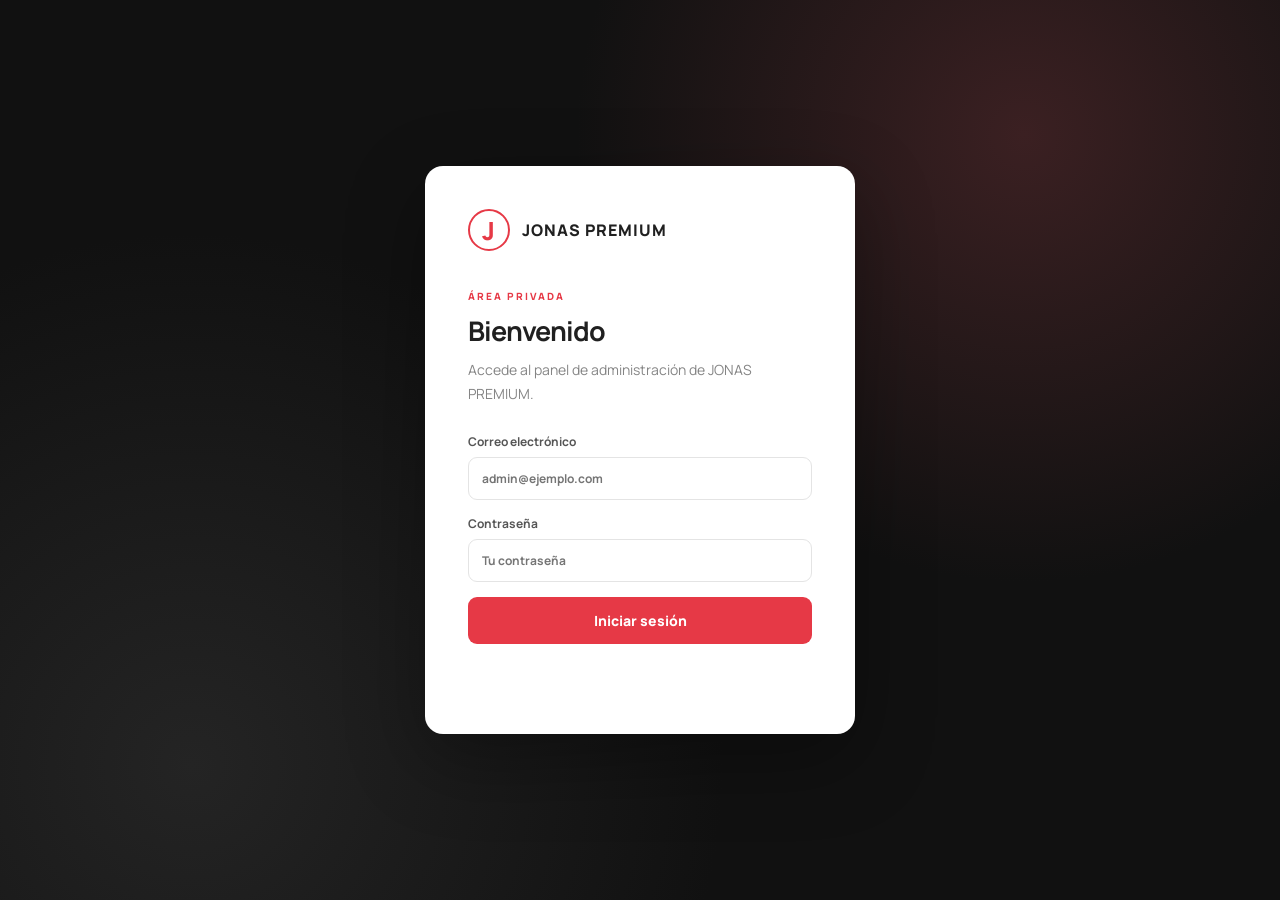
<file: admin.html>
<!doctype html>
<html lang="es">
<head>
  <meta charset="utf-8">
  <meta name="viewport" content="width=device-width,initial-scale=1">
  <meta name="theme-color" content="#111111">
  <title>Panel de administración | JONAS PREMIUM</title>

  <link rel="preconnect" href="https://fonts.googleapis.com">
  <link rel="preconnect" href="https://fonts.gstatic.com" crossorigin>
  <link href="https://fonts.googleapis.com/css2?family=Manrope:wght@400;500;600;700;800&display=swap" rel="stylesheet">

  <style>
    * {
      box-sizing: border-box;
    }

    :root {
      --dark: #111111;
      --dark-soft: #191919;
      --red: #e63946;
      --red-dark: #c92d39;
      --red-soft: #fff0f1;
      --ink: #202020;
      --muted: #858585;
      --line: #eeeeee;
      --surface: #ffffff;
      --background: #f5f5f5;
      --green: #23865b;
      --orange: #bd7b24;
      --blue: #4775b8;
      --radius: 14px;
      --shadow: 0 5px 22px rgba(0,0,0,.035);
    }

    body {
      margin: 0;
      font-family: Manrope, Arial, sans-serif;
      color: var(--ink);
      background: var(--background);
      font-size: 14px;
    }

    button, input, select, textarea {
      font: inherit;
    }

    button, a {
      -webkit-tap-highlight-color: transparent;
    }

    button {
      cursor: pointer;
    }

    .hidden {
      display: none !important;
    }

    /* LOGIN */

    .login-screen {
      min-height: 100vh;
      display: grid;
      place-items: center;
      padding: 24px;
      background:
        radial-gradient(circle at 80% 15%, #3b2022 0, transparent 35%),
        radial-gradient(circle at 15% 85%, #242424 0, transparent 40%),
        #111;
    }

    .login-card {
      width: 100%;
      max-width: 430px;
      padding: 42px;
      background: white;
      border: 1px solid #ffffff18;
      border-radius: 18px;
      box-shadow: 0 25px 80px #0005;
    }

    .login-brand {
      display: flex;
      align-items: center;
      gap: 12px;
      margin-bottom: 38px;
      font-size: 16px;
      font-weight: 800;
      letter-spacing: 1px;
    }

    .brand-mark {
      width: 42px;
      height: 42px;
      display: grid;
      place-items: center;
      border: 2px solid var(--red);
      border-radius: 50%;
      color: var(--red);
      font-size: 25px;
      font-weight: 800;
    }

    .login-card h1 {
      margin: 0 0 9px;
      font-size: 27px;
      letter-spacing: -1px;
    }

    .login-card > p {
      margin: 0 0 27px;
      color: var(--muted);
      line-height: 1.7;
    }

    /* FORMULARIOS */

    label {
      display: block;
      margin-bottom: 15px;
      color: #555;
      font-size: 12px;
      font-weight: 700;
    }

    input, select, textarea {
      width: 100%;
      margin-top: 7px;
      padding: 12px 13px;
      border: 1px solid #e4e4e4;
      border-radius: 9px;
      background: white;
      color: var(--ink);
      outline: none;
      transition: border .2s, box-shadow .2s;
    }

    input:focus, select:focus, textarea:focus {
      border-color: var(--red);
      box-shadow: 0 0 0 3px #e6394615;
    }

    textarea {
      resize: vertical;
    }

    button:focus-visible,
    a:focus-visible {
      outline: 3px solid #e6394680;
      outline-offset: 3px;
    }

    .primary-btn {
      width: 100%;
      border: 0;
      border-radius: 9px;
      padding: 14px 18px;
      background: var(--red);
      color: white;
      font-weight: 800;
      transition: background .2s, transform .2s;
    }

    .primary-btn:hover {
      background: var(--red-dark);
      transform: translateY(-1px);
    }

    .login-message {
      min-height: 20px;
      margin-top: 15px;
      font-size: 12px;
      line-height: 1.5;
    }

    /* ESTRUCTURA */

    .app-shell {
      min-height: 100vh;
    }

    .sidebar {
      position: fixed;
      inset: 0 auto 0 0;
      z-index: 20;
      width: 250px;
      display: flex;
      flex-direction: column;
      padding: 27px 19px;
      background:
        radial-gradient(circle at 100% 0%, #301719 0, transparent 35%),
        var(--dark);
      color: white;
    }

    .sidebar-brand {
      display: flex;
      align-items: center;
      gap: 11px;
      padding: 0 7px 30px;
      border-bottom: 1px solid #ffffff17;
    }

    .sidebar-brand .brand-mark {
      flex-shrink: 0;
      width: 39px;
      height: 39px;
    }

    .brand-name {
      font-size: 13px;
      font-weight: 800;
      letter-spacing: 1px;
    }

    .brand-subtitle {
      display: block;
      margin-top: 4px;
      color: #999;
      font-size: 9px;
      letter-spacing: 2px;
    }

    .nav-label {
      margin: 29px 10px 12px;
      color: #777;
      font-size: 9px;
      font-weight: 800;
      letter-spacing: 1.8px;
      text-transform: uppercase;
    }

    .side-nav {
      display: grid;
      gap: 7px;
    }

    .side-nav button {
      display: flex;
      align-items: center;
      gap: 12px;
      width: 100%;
      padding: 13px 14px;
      border: 0;
      border-radius: 9px;
      background: transparent;
      color: #bdbdbd;
      text-align: left;
      font-size: 12px;
      font-weight: 700;
      transition: background .2s, color .2s;
    }

    .side-nav button:hover {
      background: #ffffff0d;
      color: white;
    }

    .side-nav button.active {
      background: #e6394620;
      color: white;
      box-shadow: inset 3px 0 var(--red);
    }

    .nav-icon {
      width: 20px;
      color: var(--red);
      text-align: center;
      font-size: 17px;
    }

    .sidebar-bottom {
      margin-top: auto;
      padding-top: 22px;
      border-top: 1px solid #ffffff17;
    }

    .sidebar-bottom a {
      display: block;
      padding: 12px;
      color: #bbb;
      text-decoration: none;
      font-size: 11px;
      transition: color .2s;
    }

    .sidebar-bottom a:hover {
      color: white;
    }

    .sidebar-note {
      margin: 12px 10px 0;
      color: #777;
      font-size: 10px;
      line-height: 1.7;
    }

    /* CONTENIDO PRINCIPAL */

    .main-area {
      min-height: 100vh;
      margin-left: 250px;
    }

    .topbar {
      min-height: 78px;
      display: flex;
      align-items: center;
      justify-content: space-between;
      gap: 20px;
      padding: 16px 38px;
      border-bottom: 1px solid var(--line);
      background: white;
    }

    .topbar-title {
      color: var(--muted);
      font-size: 12px;
    }

    .topbar-title strong {
      display: block;
      margin-bottom: 4px;
      color: var(--ink);
      font-size: 15px;
    }

    .topbar-actions {
      display: flex;
      align-items: center;
      gap: 10px;
    }

    .topbar-actions button {
      min-height: 39px;
      padding: 10px 14px;
      border: 1px solid var(--line);
      border-radius: 8px;
      background: white;
      color: #555;
      font-size: 11px;
      font-weight: 700;
      transition: .2s;
    }

    .topbar-actions button:hover {
      border-color: #ccc;
      background: #fafafa;
    }

    .topbar-actions .logout-btn {
      border-color: #f2d5d7;
      background: #fffafa;
      color: #c52d39;
    }

    .topbar-actions .logout-btn:hover {
      border-color: var(--red);
      background: var(--red-soft);
    }

    .content {
      max-width: 1500px;
      margin: 0 auto;
      padding: 35px 38px 55px;
    }

    .page-heading {
      display: flex;
      align-items: flex-end;
      justify-content: space-between;
      gap: 20px;
      margin-bottom: 28px;
    }

    .eyebrow {
      margin-bottom: 9px;
      color: var(--red);
      font-size: 10px;
      font-weight: 800;
      letter-spacing: 2px;
      text-transform: uppercase;
    }

    .page-heading h1 {
      margin: 0;
      font-size: clamp(25px, 3vw, 34px);
      letter-spacing: -1.5px;
    }

    .page-heading p {
      margin: 9px 0 0;
      color: var(--muted);
      font-size: 12px;
      line-height: 1.7;
    }

    /* ESTADÍSTICAS */

    .stats-grid {
      display: grid;
      grid-template-columns: repeat(4, minmax(0, 1fr));
      gap: 18px;
      margin-bottom: 32px;
    }

    .stat-card {
      position: relative;
      overflow: hidden;
      min-height: 145px;
      padding: 23px;
      border: 1px solid #ebebeb;
      border-radius: var(--radius);
      background: #fff;
      box-shadow: var(--shadow);
      transition: transform .2s, box-shadow .2s;
    }

    .stat-card:hover {
      transform: translateY(-3px);
      box-shadow: 0 12px 28px rgba(0,0,0,.07);
    }

    .stat-card:after {
      position: absolute;
      right: -25px;
      bottom: -42px;
      width: 115px;
      height: 115px;
      border-radius: 50%;
      background: #e6394609;
      content: "";
      pointer-events: none;
    }

    .stat-top {
      position: relative;
      z-index: 1;
      display: flex;
      align-items: center;
      justify-content: space-between;
      gap: 10px;
    }

    .stat-label {
      color: #777;
      font-size: 11px;
      font-weight: 800;
    }

    .stat-icon {
      width: 39px;
      height: 39px;
      display: grid;
      place-items: center;
      border-radius: 11px;
      background: var(--red-soft);
      color: var(--red);
      font-size: 17px;
      font-weight: 800;
    }

    .stat-number {
      position: relative;
      z-index: 1;
      display: block;
      margin-top: 15px;
      color: #171717;
      font-size: 32px;
      font-weight: 800;
      line-height: 1.1;
      letter-spacing: -1.3px;
      font-variant-numeric: tabular-nums;
    }

    .stat-description {
      position: relative;
      z-index: 1;
      margin-top: 7px;
      color: #999;
      font-size: 10px;
    }

    /* SECCIONES */

    .section-heading {
      display: flex;
      align-items: center;
      justify-content: space-between;
      gap: 15px;
      margin: 0 0 19px;
    }

    .section-heading h2 {
      margin: 0;
      font-size: 17px;
      letter-spacing: -.5px;
    }

    .section-heading p {
      margin: 5px 0 0;
      color: var(--muted);
      font-size: 11px;
    }

    .content-panel {
      padding: 24px;
      border: 1px solid #ededed;
      border-radius: var(--radius);
      background: white;
      box-shadow: var(--shadow);
    }

    .toolbar {
      display: flex;
      align-items: center;
      justify-content: space-between;
      gap: 15px;
      margin-bottom: 20px;
    }

    .toolbar select {
      width: auto;
      min-width: 180px;
      margin: 0;
      font-size: 12px;
    }

    .status-message {
      min-height: 18px;
      margin: 0;
      color: #777;
      font-size: 11px;
    }

    /* SOLICITUDES */

    .reservation {
      margin-bottom: 20px;
      padding: 25px;
      border: 1px solid #eaeaea;
      border-left: 4px solid #d5d5d5;
      border-radius: 13px;
      background: #fff;
      box-shadow: var(--shadow);
      transition: transform .2s, box-shadow .2s;
    }

    .reservation:hover {
      transform: translateY(-2px);
      box-shadow: 0 10px 28px rgba(0,0,0,.07);
    }

    .reservation:last-child {
      margin-bottom: 0;
    }

    .reservation:has(.status-pending) {
      border-left-color: #d99a2b;
    }

    .reservation:has(.status-confirmed) {
      border-left-color: var(--green);
    }

    .reservation:has(.status-completed) {
      border-left-color: var(--blue);
    }

    .reservation:has(.status-cancelled) {
      border-left-color: #999;
    }

    .reservation-header {
      display: flex;
      align-items: center;
      justify-content: space-between;
      gap: 15px;
      padding-bottom: 17px;
      margin-bottom: 17px;
      border-bottom: 1px solid #eee;
    }

    .reservation-header h3 {
      margin: 0;
      color: #171717;
      font-size: 17px;
      font-weight: 800;
    }

    .reservation-label {
      display: block;
      margin-bottom: 7px;
      color: #999;
      font-size: 9px;
      font-weight: 800;
      letter-spacing: 1.4px;
    }

    .status-pill {
      display: inline-block;
      padding: 7px 12px;
      border-radius: 30px;
      background: #fff3dc;
      color: #a76b17;
      font-size: 10px;
      font-weight: 800;
      letter-spacing: .3px;
      text-transform: uppercase;
      white-space: nowrap;
    }

    .status-pill.status-pending {
      background: #fff3dc;
      color: #a76b17;
    }

    .status-pill.status-confirmed {
      background: #e5f5ec;
      color: #23865b;
    }

    .status-pill.status-completed {
      background: #e8f0fc;
      color: #4775b8;
    }

    .status-pill.status-cancelled {
      background: #f0eeee;
      color: #777;
    }

    .reservation p {
      margin: 8px 0;
      color: #666;
      font-size: 12px;
      line-height: 1.8;
      overflow-wrap: anywhere;
    }

    .reservation p strong {
      color: #333;
    }

    .reservation-route {
      margin: 20px 0;
      padding: 20px;
      background: #f8f8f8;
      border: 1px solid #eee;
      border-radius: 10px;
    }

    .route-point {
      display: flex;
      align-items: center;
      gap: 13px;
    }

    .route-point small,
    .detail-item small {
      display: block;
      margin-bottom: 5px;
      color: #999;
      font-size: 9px;
      font-weight: 800;
      letter-spacing: .8px;
    }

    .route-point strong {
      display: block;
      color: #222;
      font-size: 13px;
      overflow-wrap: anywhere;
    }

    .route-dot {
      width: 10px;
      height: 10px;
      flex: 0 0 10px;
      border-radius: 50%;
    }

    .origin-dot {
      background: var(--red);
    }

    .destination-dot {
      background: #171717;
    }

    .route-line {
      height: 19px;
      margin: 2px 0 2px 4px;
      border-left: 1px dashed #bbb;
    }

    .reservation-details {
      display: grid;
      grid-template-columns: repeat(2, minmax(0, 1fr));
      gap: 17px;
      padding: 5px 2px 18px;
    }

    .detail-item strong {
      display: block;
      color: #333;
      font-size: 12px;
      font-weight: 700;
      overflow-wrap: anywhere;
    }

    .detail-email {
      grid-column: 1 / -1;
    }

    .reservation-notes {
      margin: 0 0 18px;
      padding: 13px 15px;
      background: #fff9f8;
      border-left: 3px solid var(--red);
      border-radius: 5px;
    }

    .reservation-notes strong {
      font-size: 11px;
    }

    .reservation-notes p {
      margin: 6px 0 0;
      color: #666;
      font-size: 12px;
      line-height: 1.6;
      overflow-wrap: anywhere;
    }

    .reservation-actions,
    .quote-actions {
      display: flex;
      flex-wrap: wrap;
      align-items: flex-end;
      gap: 12px;
      margin-top: 18px;
      padding-top: 20px;
      border-top: 1px solid var(--line);
    }

    .reservation-actions label {
      flex: 1;
      min-width: 190px;
      margin: 0;
      color: #444;
    }

    .reservation-actions select {
      min-height: 42px;
      margin-bottom: 0;
      background: #fafafa;
    }

    .smallbtn {
      display: inline-flex;
      align-items: center;
      justify-content: center;
      min-height: 42px;
      padding: 10px 17px;
      border: 1px solid #e5e5e5;
      border-radius: 8px;
      background: white;
      color: #444;
      text-decoration: none;
      font-size: 11px;
      font-weight: 800;
      transition: .2s;
    }

    .smallbtn:hover {
      border-color: var(--red);
      color: var(--red);
    }

    .smallbtn:disabled {
      opacity: .4;
      cursor: not-allowed;
    }

    /* FORMULARIO DE PRESUPUESTO */

    .quote-form {
      margin-top: 22px;
      padding: 22px;
      border: 1px solid #eee;
      border-radius: 11px;
      background: #fafafa;
    }

    .quote-form h4 {
      margin: 0 0 17px;
      font-size: 14px;
      font-weight: 800;
    }

    .quote-form form {
      display: grid;
      grid-template-columns: 1fr 1fr;
      gap: 0 15px;
    }

    .quote-form label:nth-child(3) {
      grid-column: 1 / -1;
    }

    .quote-form button {
      justify-self: start;
      min-height: 42px;
      padding: 12px 20px;
      border: 0;
      border-radius: 8px;
      background: #171717;
      color: white;
      font-size: 11px;
      font-weight: 800;
      transition: background .2s, transform .2s;
    }

    .quote-form button:hover {
      background: var(--red);
      transform: translateY(-1px);
    }

    .quote-form button:disabled {
      opacity: .5;
      cursor: wait;
    }

    .notice {
      color: #777;
      font-size: 11px;
      line-height: 1.6;
    }

    .quote-message {
      grid-column: 1 / -1;
      margin: 20px 0 0;
      padding-top: 15px;
      border-top: 1px solid var(--line);
    }

    /* PRESUPUESTOS */

    .data-card {
      margin-bottom: 16px;
      padding: 22px;
      border: 1px solid #ededed;
      border-radius: 12px;
      background: white;
      transition: box-shadow .2s, border .2s;
    }

    .data-card:hover {
      border-color: #e5c4c6;
      box-shadow: 0 8px 25px #00000008;
    }

    .data-card:last-child {
      margin-bottom: 0;
    }

    .data-card h3 {
      margin: 0 0 12px;
      font-size: 16px;
    }

    .data-card p {
      margin: 8px 0;
      color: #666;
      font-size: 12px;
      line-height: 1.6;
      overflow-wrap: anywhere;
    }

    .data-card p strong {
      color: #333;
    }

    .quote-card {
      margin-bottom: 20px;
      padding: 24px;
      border: 1px solid #eaeaea;
      border-left: 4px solid var(--red);
      border-radius: 13px;
      background: #fff;
      box-shadow: var(--shadow);
      transition: transform .2s, box-shadow .2s;
    }

    .quote-card:last-child {
      margin-bottom: 0;
    }

    .quote-card:hover {
      transform: translateY(-2px);
      box-shadow: 0 10px 28px rgba(0,0,0,.07);
    }

    .quote-card-header {
      display: flex;
      justify-content: space-between;
      align-items: center;
      gap: 15px;
      padding-bottom: 18px;
      border-bottom: 1px solid #eee;
    }

    .quote-card-header h3 {
      margin: 0;
      color: #171717;
      font-size: 17px;
    }

    .quote-price {
      color: var(--red);
      font-size: 21px;
      font-weight: 900;
      white-space: nowrap;
    }

    .quote-route {
      display: flex;
      flex-wrap: wrap;
      align-items: center;
      gap: 9px;
      margin: 18px 0;
      padding: 15px;
      background: #f8f8f8;
      border-radius: 9px;
    }

    .quote-route strong {
      color: #222;
      font-size: 12px;
      overflow-wrap: anywhere;
    }

    .quote-route span {
      color: var(--red);
      font-weight: 900;
    }

    .quote-details {
      padding-bottom: 18px;
    }

    .quote-status-section {
      padding-top: 17px;
      border-top: 1px solid #eee;
    }

    .quote-status-section label {
      display: block;
      color: #444;
      font-size: 12px;
      font-weight: 700;
    }

    .quote-status-section select {
      display: block;
      width: 100%;
      min-height: 42px;
      margin-top: 8px;
      padding: 10px;
      border: 1px solid #ddd;
      border-radius: 7px;
      background: #fafafa;
    }

    .quote-actions {
      align-items: center;
      gap: 10px;
      margin-top: 17px;
    }

    .quote-actions button {
      min-height: 42px;
      padding: 10px 17px;
      border-radius: 7px;
      font-weight: 700;
    }

    .quote-actions button:disabled {
      opacity: .4;
      cursor: not-allowed;
    }

    .quote-history {
      margin-top: 20px;
      padding: 15px;
      border-radius: 9px;
      background: #f8f8f8;
      font-size: 11px;
    }

    .quote-history > strong {
      display: block;
      margin-bottom: 10px;
      font-size: 12px;
    }

    .quote-history p {
      margin: 7px 0;
      line-height: 1.6;
      overflow-wrap: anywhere;
    }

    /* ESTADOS VACÍOS */

    .empty {
      padding: 38px 20px;
      border: 1px dashed #ddd;
      border-radius: 10px;
      color: #999;
      text-align: center;
      font-size: 12px;
    }

    /* TABLET */

    @media (max-width: 1100px) {
      .stats-grid {
        grid-template-columns: repeat(2, minmax(0, 1fr));
      }

      .content {
        padding-left: 25px;
        padding-right: 25px;
      }

      .topbar {
        padding-left: 25px;
        padding-right: 25px;
      }
    }

    /* MÓVIL */

    @media (max-width: 760px) {
      .sidebar {
        position: relative;
        inset: auto;
        width: 100%;
        padding: 15px 18px;
      }

      .sidebar-brand {
        padding: 0 2px 14px;
      }

      .nav-label,
      .sidebar-bottom {
        display: none;
      }

      .side-nav {
        display: flex;
        gap: 7px;
        margin-top: 13px;
      }

      .side-nav button {
        justify-content: center;
        flex: 1;
        gap: 6px;
        padding: 10px 7px;
        font-size: 10px;
      }

      .nav-icon {
        width: auto;
        font-size: 14px;
      }

      .main-area {
        margin-left: 0;
      }

      .topbar {
        min-height: 65px;
        padding: 12px 18px;
      }

      .content {
        padding: 25px 18px 40px;
      }

      .page-heading {
        align-items: flex-start;
        flex-direction: column;
      }
    }

    @media (max-width: 520px) {
      .stats-grid {
        gap: 11px;
        margin-bottom: 24px;
      }

      .stat-card {
        min-height: 125px;
        padding: 15px;
      }

      .stat-number {
        font-size: 27px;
      }

      .stat-label {
        font-size: 10px;
      }

      .stat-icon {
        width: 32px;
        height: 32px;
        font-size: 15px;
      }

      .topbar {
        align-items: flex-start;
        gap: 10px;
      }

      .topbar-actions {
        gap: 6px;
      }

      .topbar-actions button {
        padding: 9px;
        font-size: 10px;
      }

      .topbar-title {
        font-size: 10px;
      }

      .topbar-title strong {
        font-size: 12px;
      }

      .content-panel {
        padding: 15px;
      }

      .toolbar {
        align-items: stretch;
        flex-direction: column;
      }

      .toolbar select {
        width: 100%;
      }

      .reservation {
        padding: 17px;
      }

      .reservation-header {
        align-items: flex-start;
      }

      .reservation-details {
        gap: 15px 10px;
      }

      .reservation-route {
        padding: 16px;
      }

      .reservation-actions {
        align-items: stretch;
        flex-direction: column;
      }

      .reservation-actions label {
        min-width: 0;
      }

      .reservation-actions .smallbtn {
        width: 100%;
      }

      .quote-form {
        padding: 15px;
      }

      .quote-form form {
        grid-template-columns: 1fr;
      }

      .quote-form label:nth-child(3) {
        grid-column: auto;
      }

      .quote-form button {
        width: 100%;
      }

      .quote-card {
        padding: 17px;
      }

      .quote-card-header {
        align-items: flex-start;
        flex-direction: column;
      }

      .quote-price {
        font-size: 20px;
      }

      .quote-actions {
        align-items: stretch;
        flex-direction: column;
      }

      .quote-actions button {
        width: 100%;
      }

      .login-card {
        padding: 28px 23px;
      }
    }
  </style>
</head>

<body>

  <!-- LOGIN -->
  <section class="login-screen" id="login-panel">
    <div class="login-card">
      <div class="login-brand">
        <span class="brand-mark">J</span>
        <span>JONAS PREMIUM</span>
      </div>

      <div class="eyebrow">Área privada</div>
      <h1>Bienvenido</h1>
      <p>Accede al panel de administración de JONAS PREMIUM.</p>

      <form id="login-form">
        <label>
          Correo electrónico
          <input
            id="login-email"
            type="email"
            autocomplete="username"
            required
            placeholder="admin@ejemplo.com">
        </label>

        <label>
          Contraseña
          <input
            id="login-password"
            type="password"
            autocomplete="current-password"
            required
            placeholder="Tu contraseña">
        </label>

        <button class="primary-btn" type="submit">Iniciar sesión</button>
        <p class="login-message" id="login-msg" role="status"></p>
      </form>
    </div>
  </section>

  <!-- DASHBOARD -->
  <div class="app-shell hidden" id="dashboard">

    <aside class="sidebar">
      <div class="sidebar-brand">
        <span class="brand-mark">J</span>
        <div>
          <div class="brand-name">JONAS PREMIUM</div>
          <span class="brand-subtitle">ADMINISTRATION</span>
        </div>
      </div>

      <div class="nav-label">GESTIÓN</div>

      <nav class="side-nav">
        <button type="button" class="active" data-tab="reservations">
          <span class="nav-icon">▦</span>
          Solicitudes
        </button>

        <button type="button" data-tab="quotes">
          <span class="nav-icon">€</span>
          Presupuestos
        </button>
      </nav>

      <div class="sidebar-bottom">
        <a href="./index.html">← Volver a la web pública</a>
        <div class="sidebar-note">
          JONAS PREMIUM<br>
          Transporte ejecutivo
        </div>
      </div>
    </aside>

    <main class="main-area">

      <header class="topbar">
        <div class="topbar-title">
          <strong>Panel de administración</strong>
          Gestión de servicios y clientes
        </div>

        <div class="topbar-actions">
          <button type="button" id="refresh-all">↻ Actualizar</button>
          <button type="button" class="logout-btn" id="logout">Cerrar sesión</button>
        </div>
      </header>

      <div class="content">

        <div class="page-heading">
          <div>
            <div class="eyebrow">JONAS PREMIUM · CONTROL CENTER</div>
            <h1>Panel de gestión</h1>
            <p>Administra las solicitudes de servicio y los presupuestos de tus clientes.</p>
          </div>
        </div>

        <!-- RESUMEN -->
        <section class="stats-grid">

          <article class="stat-card">
            <div class="stat-top">
              <span class="stat-label">Total de solicitudes</span>
              <span class="stat-icon">▦</span>
            </div>
            <strong class="stat-number" id="stat-total">—</strong>
            <div class="stat-description">Solicitudes registradas</div>
          </article>

          <article class="stat-card">
            <div class="stat-top">
              <span class="stat-label">Pendientes</span>
              <span class="stat-icon">◷</span>
            </div>
            <strong class="stat-number" id="stat-pending">—</strong>
            <div class="stat-description">Pendientes de gestionar</div>
          </article>

          <article class="stat-card">
            <div class="stat-top">
              <span class="stat-label">Confirmadas</span>
              <span class="stat-icon">✓</span>
            </div>
            <strong class="stat-number" id="stat-confirmed">—</strong>
            <div class="stat-description">Servicios confirmados</div>
          </article>

          <article class="stat-card">
            <div class="stat-top">
              <span class="stat-label">Presupuestos</span>
              <span class="stat-icon">€</span>
            </div>
            <strong class="stat-number" id="stat-quotes">—</strong>
            <div class="stat-description">Presupuestos registrados</div>
          </article>

        </section>

        <!-- SOLICITUDES -->
        <section class="tab-panel" id="tab-reservations">

          <div class="section-heading">
            <div>
              <h2>Solicitudes de servicio</h2>
              <p>Consulta y gestiona las peticiones de tus clientes.</p>
            </div>
          </div>

          <div class="content-panel">
            <div class="toolbar">
              <p class="status-message" id="admin-msg" role="status">
                Información del panel
              </p>

              <select id="filter" aria-label="Filtrar solicitudes">
                <option value="all">Todas las solicitudes</option>
                <option value="pending">Pendientes</option>
                <option value="confirmed">Confirmadas</option>
                <option value="completed">Completadas</option>
                <option value="cancelled">Canceladas</option>
              </select>
            </div>

            <div id="reservations">
              <div class="empty">Cargando solicitudes...</div>
            </div>
          </div>

        </section>

        <!-- PRESUPUESTOS -->
        <section class="tab-panel hidden" id="tab-quotes">

          <div class="section-heading">
            <div>
              <h2>Presupuestos</h2>
              <p>Consulta el historial y prepara comunicaciones para tus clientes.</p>
            </div>
          </div>

          <div class="content-panel">
            <div id="quotes-list">
              <div class="empty">Cargando presupuestos...</div>
            </div>
          </div>

        </section>

      </div>
    </main>
  </div>

  <script type="module" src="./admin.js"></script>

</body>
</html>
</file>
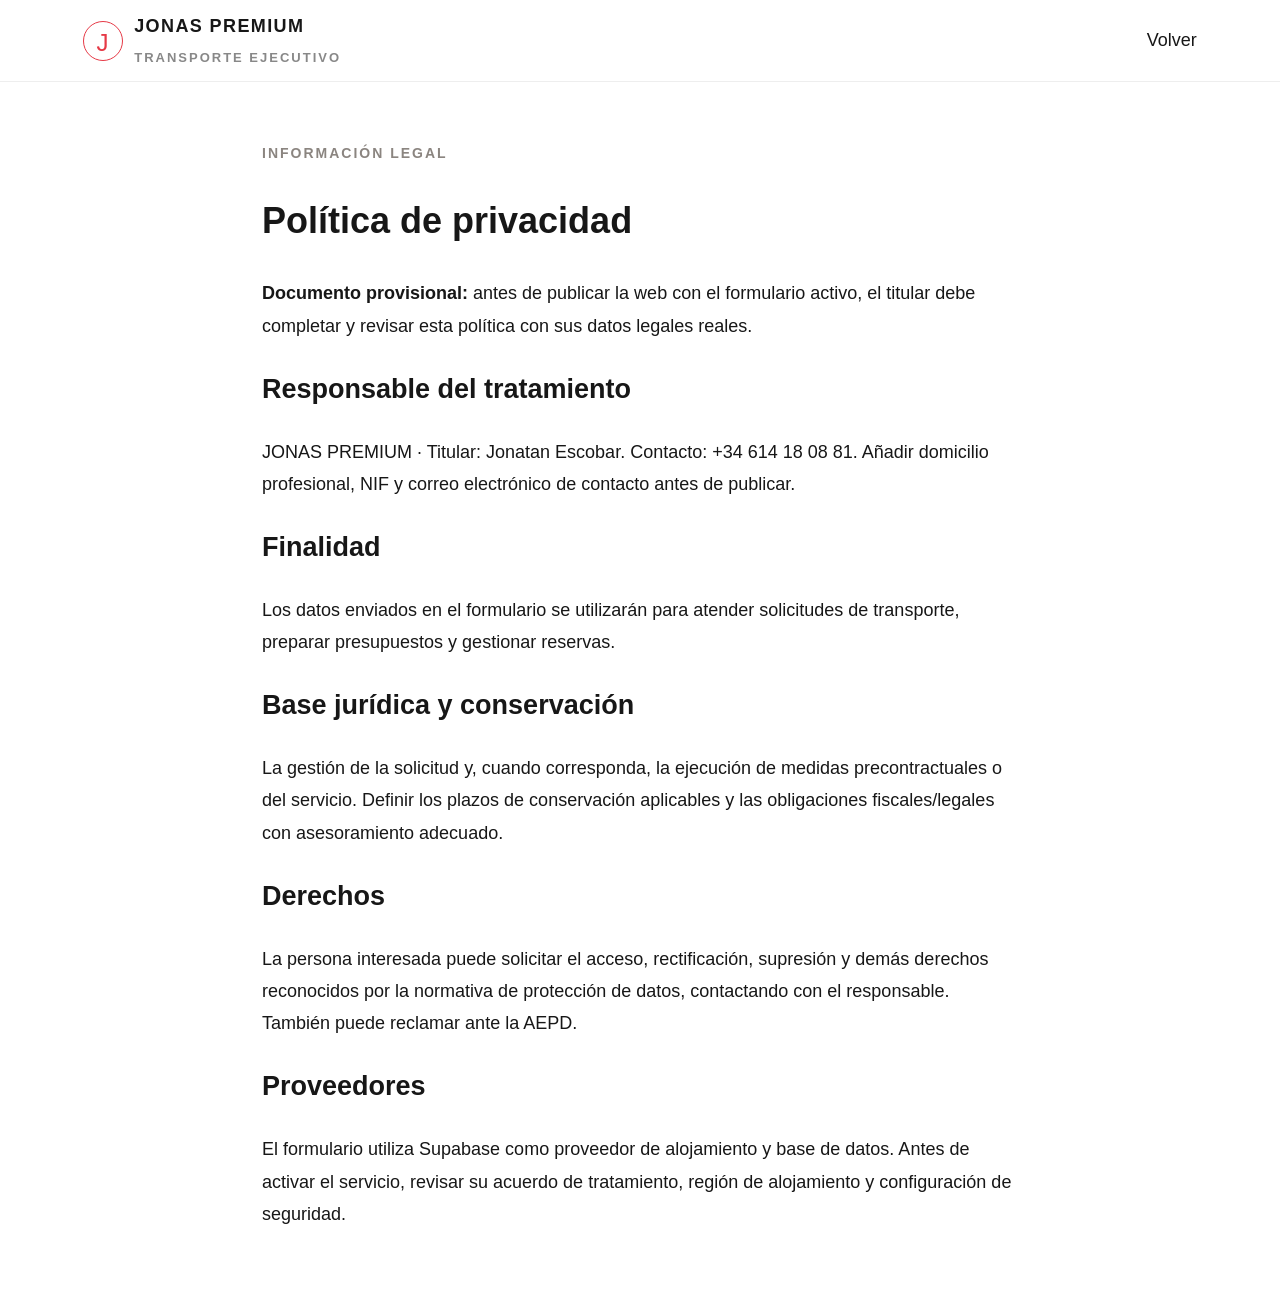
<file: privacidad.html>
<!doctype html><html lang="es"><head><meta charset="utf-8"><meta name="viewport" content="width=device-width,initial-scale=1"><title>Privacidad | JONAS PREMIUM</title><link rel="stylesheet" href="./styles.css"></head><body><header class="topbar"><a class="brand" href="./"><span class="brand-mark">J</span><span>JONAS <b>PREMIUM</b><small>TRANSPORTE EJECUTIVO</small></span></a><a href="./">Volver</a></header><main style="max-width:800px;margin:60px auto;padding:0 22px;line-height:1.8"><p class="eyebrow">INFORMACIÓN LEGAL</p><h1>Política de privacidad</h1><p><b>Documento provisional:</b> antes de publicar la web con el formulario activo, el titular debe completar y revisar esta política con sus datos legales reales.</p><h2>Responsable del tratamiento</h2><p>JONAS PREMIUM · Titular: Jonatan Escobar. Contacto: +34 614 18 08 81. Añadir domicilio profesional, NIF y correo electrónico de contacto antes de publicar.</p><h2>Finalidad</h2><p>Los datos enviados en el formulario se utilizarán para atender solicitudes de transporte, preparar presupuestos y gestionar reservas.</p><h2>Base jurídica y conservación</h2><p>La gestión de la solicitud y, cuando corresponda, la ejecución de medidas precontractuales o del servicio. Definir los plazos de conservación aplicables y las obligaciones fiscales/legales con asesoramiento adecuado.</p><h2>Derechos</h2><p>La persona interesada puede solicitar el acceso, rectificación, supresión y demás derechos reconocidos por la normativa de protección de datos, contactando con el responsable. También puede reclamar ante la AEPD.</p><h2>Proveedores</h2><p>El formulario utiliza Supabase como proveedor de alojamiento y base de datos. Antes de activar el servicio, revisar su acuerdo de tratamiento, región de alojamiento y configuración de seguridad.</p></main></body></html>
</file>
<file: styles.css>
*{box-sizing:border-box}
:root{
  --ink:#171717;
  --muted:#777;
  --red:#e63946;
  --line:#e9e7e4;
  --cream:#f7f6f3;
}
html{scroll-behavior:smooth}
body{
  margin:0;
  font-family:Manrope,Arial,sans-serif;
  color:var(--ink);
  background:#fff;
  font-size:16px;
  line-height:1.6;
}
a{color:inherit;text-decoration:none}
.topbar{
  min-height:84px;
  padding:0 6.5%;
  display:flex;
  align-items:center;
  justify-content:space-between;
  border-bottom:1px solid #eee;
}
.brand{
  display:flex;
  align-items:center;
  gap:11px;
  font-size:16px;
  letter-spacing:1.4px;
  font-weight:800;
}
.brand-mark{
  width:40px;
  height:40px;
  border:1.5px solid var(--red);
  border-radius:50%;
  display:grid;
  place-items:center;
  color:var(--red);
  font-size:24px;
  font-weight:500;
}
.brand small{
  display:block;
  font-size:11px;
  letter-spacing:2px;
  font-weight:600;
  margin-top:4px;
  color:#888;
}
.topbar nav{
  display:flex;
  gap:34px;
  font-size:15px;
  color:#666;
}
.top-phone{
  font-size:15px;
  font-weight:700;
}
.hero{
  padding:66px 6.5% 70px;
  display:grid;
  grid-template-columns:.9fr 1.1fr;
  gap:6%;
  align-items:center;
}
.eyebrow{
  font-size:12px;
  letter-spacing:2px;
  font-weight:800;
  color:#8b8580;
  margin:0 0 20px;
}
.eyebrow span,.dot{
  display:inline-block;
  width:8px;
  height:8px;
  border-radius:50%;
  background:var(--red);
  margin-right:8px;
}
.hero h1{
  font-size:clamp(42px,5vw,68px);
  line-height:1.12;
  letter-spacing:-2.5px;
  margin:0 0 24px;
  font-weight:600;
}
.hero h1 em,.experience em{
  font-style:normal;
  color:var(--red);
}
.intro{
  max-width:470px;
  color:#777;
  line-height:1.85;
  font-size:17px;
}
.hero-actions{
  display:flex;
  align-items:center;
  gap:25px;
  margin-top:32px;
}
.button{
  display:inline-flex;
  align-items:center;
  justify-content:center;
  gap:22px;
  padding:17px 23px;
  font:700 14px Manrope,Arial,sans-serif;
  border:0;
  cursor:pointer;
}
.button-red{background:var(--red);color:#fff}
.button-red:hover{background:#c92d39}
.text-link{
  font-size:14px;
  font-weight:700;
  border-bottom:1px solid #bbb;
  padding-bottom:5px;
}
.trust{
  display:flex;
  gap:18px;
  flex-wrap:wrap;
  margin-top:48px;
  color:#777;
  font-size:13px;
}
.hero-visual{
  height:475px;
  position:relative;
}
.hero-visual>img,.experience>img{
  width:100%;
  height:100%;
  object-fit:cover;
}
.hero-visual:after{
  content:"";
  position:absolute;
  inset:35% 0 0;
  background:linear-gradient(transparent,rgba(0,0,0,.5));
}
.image-caption{
  position:absolute;
  z-index:1;
  bottom:30px;
  left:30px;
  color:#fff;
}
.image-caption span{
  display:block;
  font-size:12px;
  letter-spacing:2px;
  margin-bottom:8px;
}
.image-caption b{
  font-size:24px;
  font-weight:500;
}
.vehicle-note{
  position:absolute;
  z-index:2;
  right:18px;
  top:18px;
  background:#fff;
  padding:13px 16px;
  font-size:13px;
  letter-spacing:1px;
}
.booking-wrap{
  background:var(--cream);
  padding:65px 10% 72px;
}
.booking-heading,.section-top{
  display:flex;
  justify-content:space-between;
  align-items:end;
  gap:30px;
  margin-bottom:35px;
}
.booking-heading h2,.section-top h2{
  font-size:clamp(34px,3.5vw,40px);
  line-height:1.2;
  letter-spacing:-1px;
  font-weight:600;
  margin:0;
}
.booking-heading>p,.section-top>p{
  max-width:420px;
  color:#777;
  font-size:15px;
  line-height:1.8;
}
.booking-form{
  display:grid;
  grid-template-columns:repeat(3,1fr);
  gap:22px 18px;
  background:#fff;
  padding:32px;
}
.field{
  display:flex;
  flex-direction:column;
  gap:9px;
}
.field label{
  font-size:14px;
  font-weight:700;
}
.field label span{
  font-weight:400;
  color:#999;
}
input,select,textarea{
  width:100%;
  min-height:49px;
  border:1px solid var(--line);
  border-radius:0;
  background:#fff;
  padding:13px 14px;
  font:15px Manrope,Arial,sans-serif;
  color:#222;
  outline-color:var(--red);
}
textarea{
  resize:vertical;
  min-height:110px;
}
.field-wide{grid-column:1/-1}
.consent{
  display:flex;
  align-items:center;
  gap:10px;
  font-size:13px;
  color:#777;
  line-height:1.6;
}
.consent input{
  width:18px;
  min-height:18px;
  accent-color:var(--red);
}
.form-bottom{
  display:flex;
  justify-content:space-between;
  align-items:center;
  gap:15px;
}
.form-bottom p{
  font-size:13px;
  color:#888;
}
.services{padding:90px 10%}
.section-top{margin-bottom:42px}
.service-grid{
  display:grid;
  grid-template-columns:repeat(4,1fr);
  border-top:1px solid var(--line);
}
.service-grid article{
  padding:26px 22px 10px 0;
  border-right:1px solid var(--line);
  margin-right:22px;
}
.service-grid article:last-child{
  border:0;
  margin:0;
}
.service-grid article span{
  color:var(--red);
  font-size:13px;
}
.service-grid h3{
  font-size:19px;
  margin:26px 0 12px;
}
.service-grid p{
  font-size:15px;
  color:#888;
  line-height:1.8;
}
.experience{
  height:440px;
  position:relative;
  color:#fff;
}
.experience:after{
  content:"";
  position:absolute;
  inset:0;
  background:linear-gradient(90deg,rgba(0,0,0,.78),rgba(0,0,0,.18));
}
.experience>div{
  position:absolute;
  z-index:1;
  top:50%;
  left:10%;
  transform:translateY(-50%);
  max-width:550px;
}
.experience h2{
  font-size:42px;
  line-height:1.25;
  font-weight:600;
  letter-spacing:-1px;
}
.experience>div>p:not(.eyebrow){
  font-size:16px;
  line-height:1.9;
  color:#ddd;
  max-width:450px;
}
.experience em{color:#ff6973}
.light{
  color:#fff;
  border-color:#888;
  display:inline-block;
  margin-top:18px;
}
.contact-strip{
  padding:55px 10%;
  display:flex;
  align-items:center;
  justify-content:space-between;
  gap:25px;
}
.contact-strip h2{
  font-size:30px;
  margin:0;
}
.contact-actions{
  display:flex;
  gap:10px;
}
.button-light{
  border:1px solid #ddd;
  background:#fff;
}
.contact-strip .eyebrow{margin-bottom:12px}
footer{
  padding:28px 6.5%;
  background:#171717;
  color:#aaa;
  display:flex;
  align-items:center;
  justify-content:space-between;
  gap:20px;
  font-size:13px;
}
.brand-footer{color:#fff}
.brand-footer small{color:#999}
.whatsapp-float{
  position:fixed;
  right:22px;
  bottom:22px;
  width:56px;
  height:56px;
  border-radius:50%;
  background:#1fae62;
  color:#fff;
  display:grid;
  place-items:center;
  font-weight:800;
  font-size:14px;
  box-shadow:0 5px 20px #0002;
  z-index:10;
}
@media(max-width:850px){
  .topbar{
    padding:0 5%;
    min-height:76px;
  }
  .topbar nav{display:none}
  .hero{
    grid-template-columns:1fr;
    padding:48px 6%;
  }
  .hero-visual{height:330px}
  .booking-wrap,.services{padding:55px 6%}
  .booking-form{
    grid-template-columns:repeat(2,1fr);
    padding:24px;
  }
  .booking-heading,.section-top{
    align-items:start;
    flex-direction:column;
    gap:10px;
  }
  .service-grid{grid-template-columns:repeat(2,1fr)}
  .service-grid article:nth-child(2){border-right:0}
  .service-grid article{padding-bottom:24px}
  .contact-strip{
    padding:45px 6%;
    align-items:flex-start;
    flex-direction:column;
  }
  footer{
    flex-wrap:wrap;
    padding:28px 6%;
  }
}
@media(max-width:520px){
  body{font-size:16px}
  .topbar{min-height:70px}
  .brand{font-size:14px}
  .brand-mark{
    width:36px;
    height:36px;
    font-size:22px;
  }
  .brand small{font-size:10px}
  .top-phone{font-size:13px}
  .hero{padding:42px 6%}
  .hero h1{
    font-size:clamp(39px,10vw,46px);
    letter-spacing:-1.8px;
  }
  .intro{
    font-size:16px;
    line-height:1.8;
  }
  .hero-actions{
    align-items:flex-start;
    flex-direction:column;
    gap:18px;
  }
  .hero-visual{height:270px}
  .trust{
    gap:12px;
    margin-top:30px;
    font-size:12px;
  }
  .booking-heading h2,.section-top h2{font-size:32px}
  .booking-heading>p,.section-top>p{font-size:15px}
  .booking-form{
    grid-template-columns:1fr;
    padding:19px;
    gap:19px;
  }
  .field-wide{grid-column:auto}
  .field label{font-size:14px}
  input,select,textarea{
    font-size:16px;
    min-height:50px;
  }
  .consent{font-size:13px}
  .form-bottom{
    align-items:flex-start;
    flex-direction:column;
  }
  .form-bottom p{font-size:13px}
  .button{
    font-size:14px;
    padding:16px 20px;
  }
  .service-grid{grid-template-columns:1fr}
  .service-grid article{
    border-right:0;
    border-bottom:1px solid var(--line);
    margin:0;
    padding:22px 0;
  }
  .service-grid h3{font-size:19px}
  .service-grid p{font-size:15px}
  .experience{height:480px}
  .experience>div{
    left:7%;
    right:7%;
  }
  .experience h2{font-size:32px}
  .experience>div>p:not(.eyebrow){font-size:15px}
  .contact-strip h2{font-size:25px}
  .contact-actions{flex-wrap:wrap}
  footer{
    align-items:flex-start;
    flex-direction:column;
    font-size:13px;
  }
  .whatsapp-float{
    width:54px;
    height:54px;
    right:16px;
    bottom:16px;
  }
}


/* ==========================================
   JONAS PREMIUM - MEJORA DE LEGIBILIDAD
   ========================================== */

/* Texto general */
body {
  font-size: 18px !important;
  line-height: 1.75 !important;
}

/* Menú y teléfono */
.topbar nav {
  font-size: 17px !important;
}

.top-phone {
  font-size: 17px !important;
}

/* Marca */
.brand {
  font-size: 18px !important;
}

.brand small {
  font-size: 13px !important;
}

/* Textos principales */
.eyebrow {
  font-size: 14px !important;
  line-height: 1.6 !important;
}

.intro {
  font-size: 19px !important;
  line-height: 1.9 !important;
}

.trust {
  font-size: 15px !important;
  line-height: 1.8 !important;
}

/* Títulos */
.booking-heading h2,
.section-top h2 {
  font-size: clamp(36px, 4vw, 44px) !important;
  line-height: 1.3 !important;
}

.hero h1 {
  line-height: 1.2 !important;
}

/* Descripciones */
.booking-heading > p,
.section-top > p {
  font-size: 17px !important;
  line-height: 1.9 !important;
}

/* Formulario: etiquetas */
.field label {
  font-size: 17px !important;
  line-height: 1.6 !important;
}

/* Formulario: campos */
input,
select,
textarea {
  font-size: 18px !important;
  min-height: 56px !important;
  padding: 15px 16px !important;
  line-height: 1.5 !important;
}

/* Casilla de privacidad */
.consent {
  font-size: 16px !important;
  line-height: 1.8 !important;
}

/* Botones */
.button {
  font-size: 17px !important;
  min-height: 54px;
  padding: 17px 25px !important;
  line-height: 1.5 !important;
}

/* Enlaces */
.text-link {
  font-size: 16px !important;
}

/* Servicios */
.service-grid article span {
  font-size: 15px !important;
}

.service-grid h3 {
  font-size: 21px !important;
}

.service-grid p {
  font-size: 17px !important;
  line-height: 1.9 !important;
}

/* Sección de experiencia */
.experience > div > p:not(.eyebrow) {
  font-size: 18px !important;
  line-height: 1.9 !important;
}

/* Contacto */
.contact-strip h2 {
  font-size: 32px !important;
}

/* Pie de página */
footer {
  font-size: 15px !important;
  line-height: 1.8 !important;
}

/* Ajustes adicionales para móviles */
@media (max-width: 520px) {
  body {
    font-size: 18px !important;
  }

  .top-phone {
    font-size: 15px !important;
  }

  .intro {
    font-size: 18px !important;
  }

  .field label {
    font-size: 17px !important;
  }

  input,
  select,
  textarea {
    font-size: 18px !important;
    min-height: 58px !important;
  }

  .consent {
    font-size: 15px !important;
  }

  .button {
    font-size: 17px !important;
    min-height: 56px;
  }

  .service-grid p {
    font-size: 17px !important;
  }

  footer {
    font-size: 15px !important;
  }
}

/* ==========================================
   JONAS PREMIUM — ACABADO VISUAL
   ========================================== */

/* Cabecera */
.topbar {
  min-height: 82px;
  gap: 24px;
}

.topbar nav a {
  transition: color .2s ease;
}

.topbar nav a:hover {
  color: var(--red);
}

.brand {
  flex-shrink: 0;
}

.top-phone {
  white-space: nowrap;
}

/* Portada */
.hero {
  max-width: 1600px;
  margin: 0 auto;
  padding-top: 76px;
  padding-bottom: 82px;
  gap: 5%;
}

.hero-copy {
  min-width: 0;
}

.hero h1 {
  font-size: clamp(42px, 4.5vw, 64px);
  letter-spacing: -2.8px;
}

.hero-visual {
  height: clamp(350px, 37vw, 510px);
  overflow: hidden;
  background: #171717;
}

.hero-visual > img {
  transition: transform .7s ease;
  object-position: center center;
}

.hero-visual:hover > img {
  transform: scale(1.025);
}

.vehicle-note {
  display: flex;
  align-items: center;
  gap: 7px;
  box-shadow: 0 5px 20px #0002;
}

.image-caption {
  right: 25px;
}

/* Formulario */
.booking-wrap {
  padding-top: 78px;
  padding-bottom: 82px;
}

.booking-form {
  max-width: 1120px;
  margin: 0 auto;
  box-shadow: 0 12px 40px rgba(0,0,0,.035);
}

.booking-heading,
.section-top {
  max-width: 1120px;
  margin-left: auto;
  margin-right: auto;
}

/* Servicios */
.services {
  padding-top: 100px;
  padding-bottom: 100px;
}

.service-grid article {
  transition: background .2s ease;
}

.service-grid article span {
  display: inline-block;
  margin-bottom: 8px;
}

.service-grid h3 {
  line-height: 1.4;
}

/* Experiencia y Cantabria */
.experience {
  overflow: hidden;
  background: #171717;
}

.experience > img {
  object-position: center 52%;
  transition: transform .8s ease;
}

.experience:after {
  background:
    linear-gradient(
      90deg,
      rgba(10,10,10,.82) 0%,
      rgba(10,10,10,.55) 55%,
      rgba(10,10,10,.12) 100%
    );
}

.experience > div {
  width: min(550px, 80%);
}

.experience h2 {
  margin: 12px 0 20px;
}

/* Contacto */
.contact-strip {
  max-width: 1600px;
  margin: 0 auto;
  padding-top: 65px;
  padding-bottom: 65px;
}

.contact-actions .button {
  transition: transform .2s ease, background .2s ease;
}

.contact-actions .button:hover {
  transform: translateY(-2px);
}

/* Pie de página */
footer {
  flex-wrap: wrap;
}

.image-credit {
  display: block;
  width: 100%;
  color: #999;
  font-size: 11px;
  line-height: 1.7;
}

.image-credit a {
  text-decoration: underline;
  text-underline-offset: 3px;
}

/* Transiciones y accesibilidad */
.button,
.text-link,
.whatsapp-float {
  transition: all .2s ease;
}

.whatsapp-float:hover {
  transform: translateY(-3px);
}

/* TABLET */
@media (max-width: 850px) {
  .topbar {
    gap: 14px;
  }

  .hero {
    padding-top: 48px;
    padding-bottom: 58px;
  }

  .hero-visual {
    height: 360px;
  }

  .booking-wrap {
    padding-top: 58px;
    padding-bottom: 62px;
  }

  .services {
    padding-top: 70px;
    padding-bottom: 70px;
  }
}

/* MÓVIL */
@media (max-width: 520px) {
  .topbar {
    min-height: 76px;
    padding: 10px 5%;
    display: grid;
    grid-template-columns: minmax(0, 1fr) auto;
    grid-template-areas:
      "brand language"
      "phone phone";
    gap: 5px 12px;
  }

  .topbar .brand {
    grid-area: brand;
    gap: 8px;
    font-size: 14px !important;
  }

  .brand-mark {
    width: 34px;
    height: 34px;
    font-size: 20px;
  }

  .brand small {
    font-size: 9px !important;
    letter-spacing: 1.5px;
  }

  .header-language {
    grid-area: language;
    justify-self: end;
    margin: 0;
  }

  .language-select {
    min-height: 38px;
    padding: 5px 9px;
  }

  .top-phone {
    grid-area: phone;
    justify-self: end;
    font-size: 12px !important;
    padding-right: 2px;
  }

  .hero {
    padding: 38px 6% 46px;
    gap: 28px;
  }

  .hero h1 {
    font-size: clamp(38px, 9.5vw, 46px);
    letter-spacing: -1.9px;
    line-height: 1.15 !important;
  }

  .intro {
    margin-bottom: 0;
  }

  .hero-visual {
    height: 270px;
  }

  .image-caption {
    left: 18px;
    bottom: 18px;
  }

  .image-caption span {
    font-size: 10px;
  }

  .image-caption b {
    font-size: 20px;
  }

  .vehicle-note {
    top: 12px;
    right: 12px;
    padding: 9px 11px;
    font-size: 10px;
  }

  .booking-wrap {
    padding: 48px 6%;
  }

  .booking-form {
    padding: 20px;
    gap: 17px;
  }

  .services {
    padding: 62px 7%;
  }

  .service-grid article {
    padding: 20px 0;
  }

  .experience {
    height: 450px;
  }

  .experience > img {
    object-position: center;
  }

  .experience > div {
    left: 7%;
    right: 7%;
    width: auto;
    max-width: none;
  }

  .experience h2 {
    font-size: 31px;
  }

  .contact-strip {
    padding: 42px 7%;
  }

  .contact-actions {
    width: 100%;
  }

  .contact-actions .button {
    flex: 1;
    padding-left: 12px !important;
    padding-right: 12px !important;
  }

  footer {
    gap: 16px;
    padding: 28px 7%;
  }

  .image-credit {
    font-size: 10px;
  }
}

/* Pantallas muy estrechas */
@media (max-width: 360px) {
  .brand {
    letter-spacing: .8px;
  }

  .top-phone {
    font-size: 11px !important;
  }

  .hero h1 {
    font-size: 37px;
  }

  .hero-visual {
    height: 235px;
  }
}
</file>
